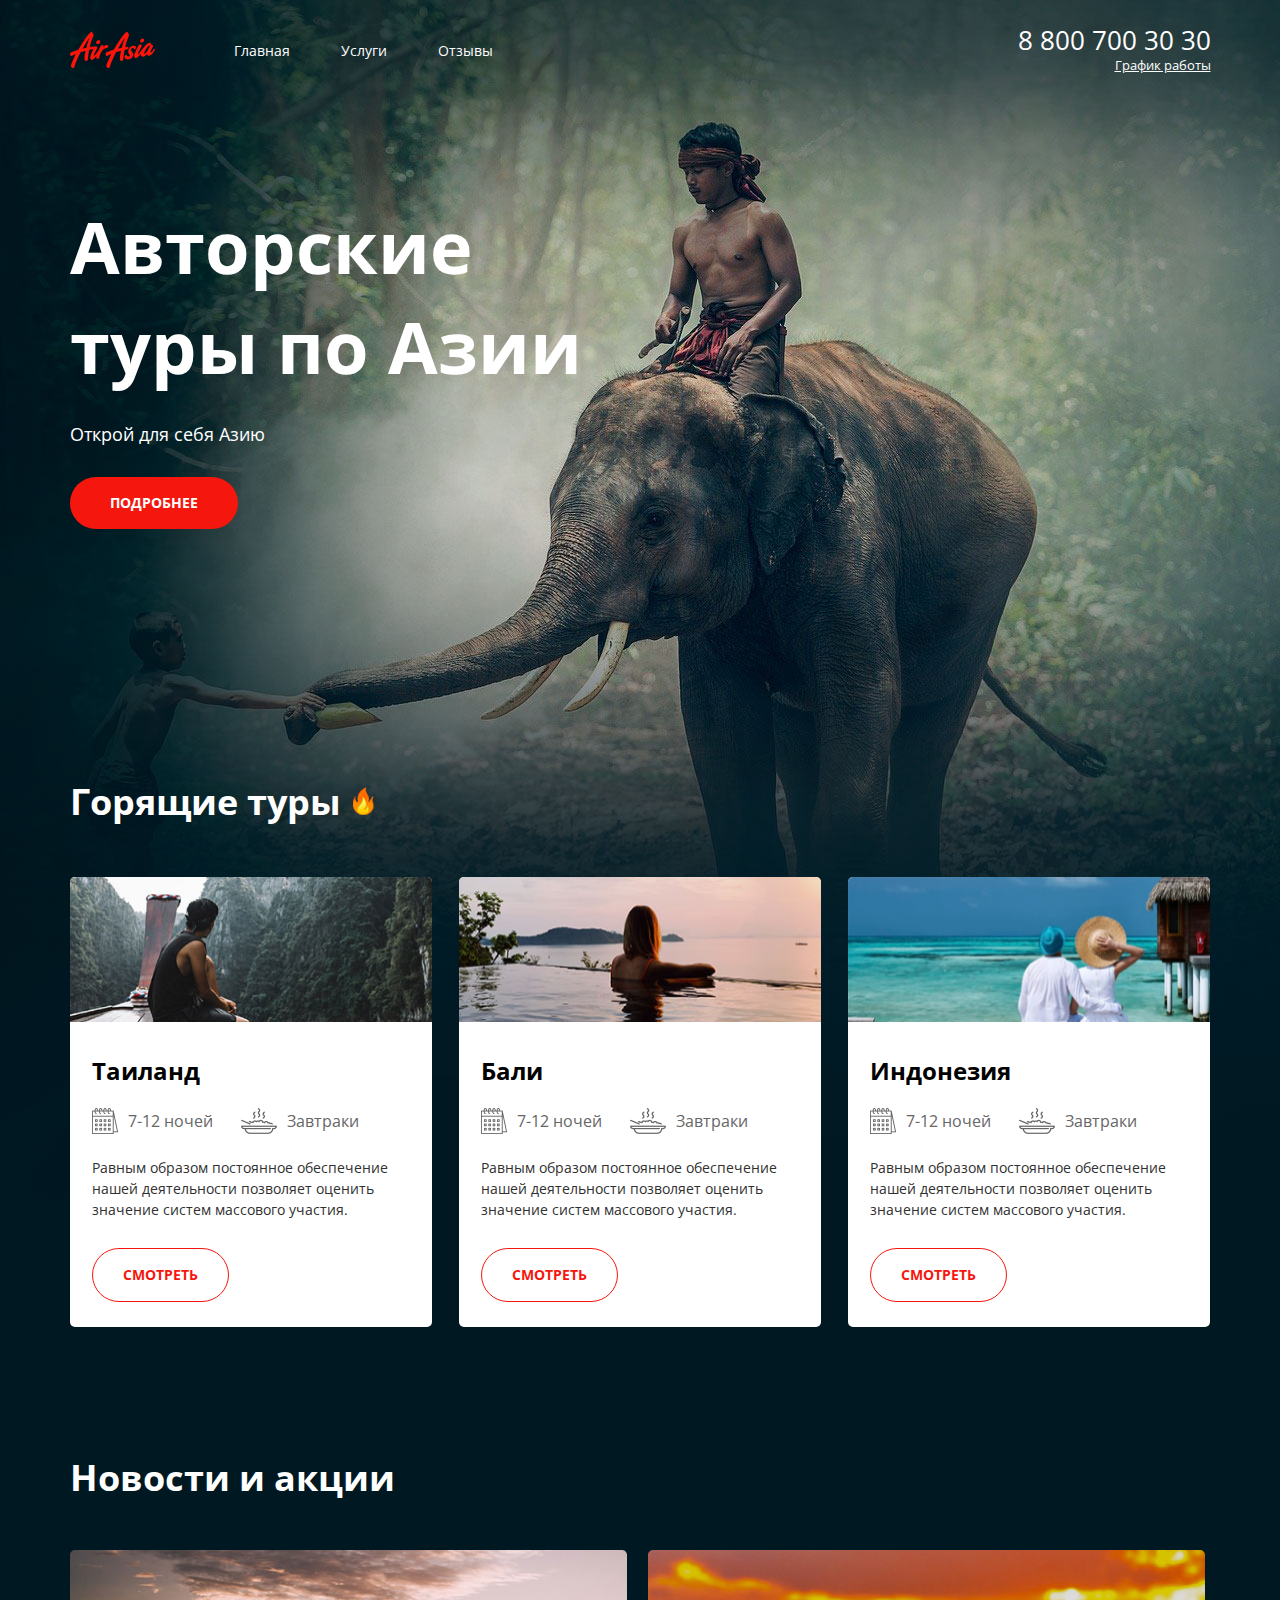
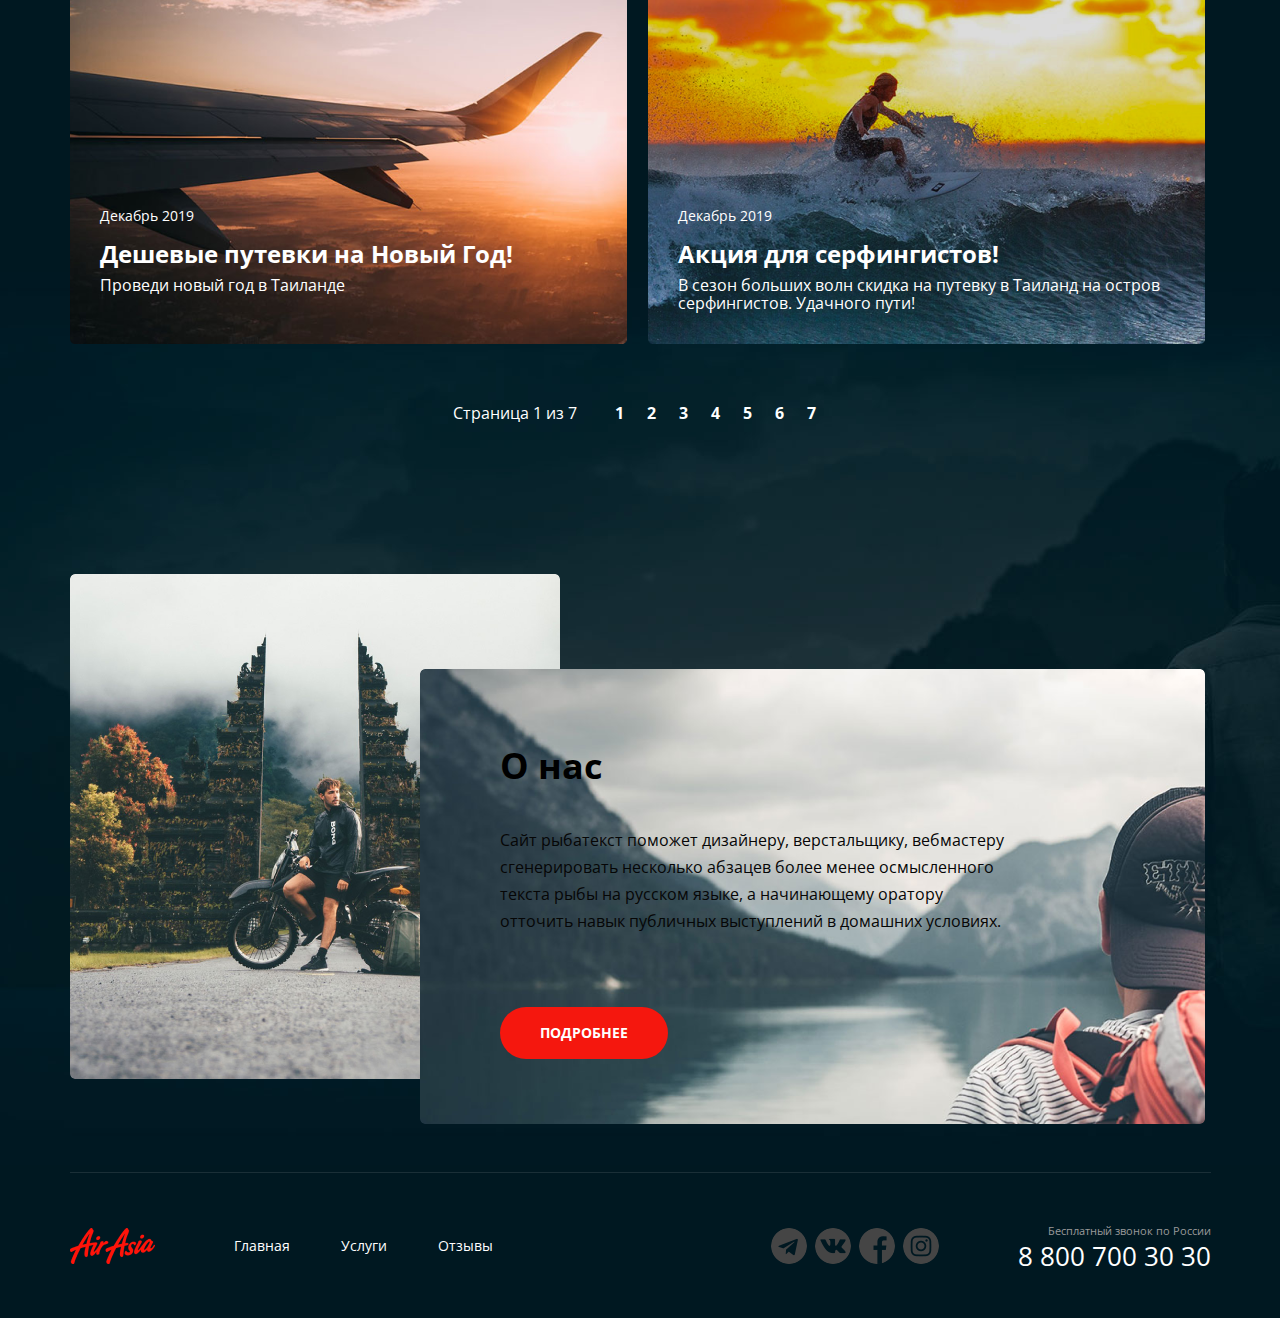
<file: index.html>
<!DOCTYPE html>
<html lang="ru">
  <head>
    <meta charset="UTF-8" />
    <meta http-equiv="X-UA-Compatible" content="IE=edge" />
    <meta name="viewport" content="width=1150, initial-scale=1.0" />
    <title>Air Asia</title>
    <link rel="preconnect" href="https://fonts.googleapis.com" />
    <link
      href="https://fonts.googleapis.com/css2?family=Open+Sans:ital,wght@0,300;0,400;0,600;0,700;1,300;1,400;1,600;1,700&display=swap"
      rel="stylesheet"
    />
    <link rel="stylesheet" href="./style/main.css" />
  </head>
  <body>
    <div class="wrapper">
      <div class="wrapper__content wrapper__content--main">
        <header class="header">
          <div class="container header__container">
            <div class="header__col">
              <a href="#" class="logo">
                <img
                  src="./jpg/logo.png"
                  alt="logo company"
                  class="logo__pic"
                />
              </a>
              <nav class="menu">
                <ul class="menu__list">
                  <li class="menu__item">
                    <a href="./index.html" class="menu__link">Главная</a>
                  </li>
                  <li class="menu__item">
                    <a href="./service.html" class="menu__link">Услуги</a>
                  </li>
                  <li class="menu__item">
                    <a href="./reviews.html" class="menu__link">Отзывы</a>
                  </li>
                </ul>
              </nav>
            </div>
            <div class="header__col header__col--align--right">
              <address class="contacts">
                <a href="tel:+78007003030" class="contacts__phone"
                  >8 800 700 30 30</a
                >
                <div class="contacts__info_wrap dropdown">
                  <div class="contacts__info">График работы</div>
                  <div class="contacts__menu">
                    <div class="dropdown__days">пн-вс: 9:00 - 20:00</div>
                    <div class="dropdown__time">Обед: 14:00 - 14:30</div>
                  </div>
                </div>
              </address>
            </div>
          </div>
        </header>
        <main class="maincontent">
          <section class="intro">
            <div class="container intro__container">
              <div class="intro__text-section">
                <h1 class="intro__title">Авторские туры по Азии</h1>
                <div class="intro__text">Открой для себя Азию</div>
                <a href="#" class="button button--red">ПОДРОБНЕЕ</a>
              </div>
            </div>
          </section>
          <section class="offers">
            <div class="container">
              <div class="offers__tour">
                <h2 class="title title--fire">Горящие туры</h2>
                <ul class="offers__list">
                  <li class="offers__item">
                    <img
                      src="./jpg/river.png"
                      alt="Tailand"
                      class="offers__img"
                    />
                    <div class="offers__content">
                      <h3 class="offers__title">Таиланд</h3>
                      <ul class="offers__features">
                        <li class="offers__future">
                          <img
                            src="./jpg/calendar.png"
                            alt="calendar"
                            class="offers__future-img"
                          />
                          <div class="offers__future-text">7-12 ночей</div>
                        </li>
                        <li class="offers__future">
                          <img
                            src="./jpg/eat.png"
                            alt="breakfast"
                            class="offers__future-img"
                          />
                          <div class="offers__future-text">Завтраки</div>
                        </li>
                      </ul>
                      <p class="offers__text">
                        Равным образом постоянное обеспечение нашей деятельности
                        позволяет оценить значение систем массового участия.
                      </p>
                      <div class="offer__btn-wrapper">
                        <a href="#" class="button button--light button--offers"
                          >СМОТРЕТЬ</a
                        >
                      </div>
                    </div>
                  </li>
                  <li class="offers__item">
                    <img src="./jpg/pool.png" alt="Bali" class="offers__img" />
                    <div class="offers__content">
                      <h3 class="offers__title">Бали</h3>
                      <ul class="offers__features">
                        <li class="offers__future">
                          <img
                            src="./jpg/calendar.png"
                            alt="calendar"
                            class="offers__future-img"
                          />
                          <div class="offers__future-text">7-12 ночей</div>
                        </li>
                        <li class="offers__future">
                          <img
                            src="./jpg/eat.png"
                            alt="breakfast"
                            class="offers__future-img"
                          />
                          <div class="offers__future-text">Завтраки</div>
                        </li>
                      </ul>
                      <p class="offers__text">
                        Равным образом постоянное обеспечение нашей деятельности
                        позволяет оценить значение систем массового участия.
                      </p>
                      <div class="offer__btn-wrapper">
                        <a href="#" class="button button--light button--offers"
                          >СМОТРЕТЬ</a
                        >
                      </div>
                    </div>
                  </li>
                  <li class="offers__item">
                    <img
                      src="./jpg/ocean.png"
                      alt="indonesia"
                      class="offers__img"
                    />
                    <div class="offers__content">
                      <h3 class="offers__title">Индонезия</h3>
                      <ul class="offers__features">
                        <li class="offers__future">
                          <img
                            src="./jpg/calendar.png"
                            alt="calendar"
                            class="offers__future-img"
                          />
                          <div class="offers__future-text">7-12 ночей</div>
                        </li>
                        <li class="offers__future">
                          <img
                            src="./jpg/eat.png"
                            alt="breakfast"
                            class="offers__future-img"
                          />
                          <div class="offers__future-text">Завтраки</div>
                        </li>
                      </ul>
                      <p class="offers__text">
                        Равным образом постоянное обеспечение нашей деятельности
                        позволяет оценить значение систем массового участия.
                      </p>
                      <div class="offer__btn-wrapper">
                        <a href="#" class="button button--light button--offers"
                          >СМОТРЕТЬ</a
                        >
                      </div>
                    </div>
                  </li>
                </ul>
              </div>
            </div>
          </section>
          <section class="news">
            <div class="container">
              <h2 class="title title--news">Новости и акции</h2>
              <ul class="news__list">
                <li class="news__item">
                  <img
                    src="./jpg/plain.png"
                    alt="tour New Year"
                    class="news__img"
                  />
                  <div class="news__content">
                    <date class="news__date">Декабрь 2019</date>
                    <h5 class="news__title">Дешевые путевки на Новый Год!</h5>
                    <div class="news__lit">Проведи новый год в Таиланде</div>
                  </div>
                </li>
                <li class="news__item">
                  <img
                    src="./jpg/Surfer.png"
                    alt="serf action"
                    class="news__img"
                  />
                  <div class="news__content">
                    <date class="news__date">Декабрь 2019</date>
                    <h5 class="news__title">Акция для серфингистов!</h5>
                    <div class="news__lit">
                      В сезон больших волн скидка на путевку в Таиланд на остров
                      серфингистов. Удачного пути!
                    </div>
                  </div>
                </li>
              </ul>
              <div class="paginator">
                <div class="paginator__display">Страница 1 из 7</div>
                <ul class="paginator__list">
                  <li class="paginator__item paginator__item--active">
                    <a href="" class="paginator__link">
                      <span class="paginator__style">1</span>
                    </a>
                  </li>
                  <li class="paginator__item">
                    <a href="" class="paginator__link">
                      <span class="paginator__style">2</span>
                    </a>
                  </li>
                  <li class="paginator__item">
                    <a href="" class="paginator__link"
                      ><span class="paginator__style">3</span>
                    </a>
                  </li>
                  <li class="paginator__item">
                    <a href="" class="paginator__link"
                      ><span class="paginator__style">4</span>
                    </a>
                  </li>
                  <li class="paginator__item">
                    <a href="" class="paginator__link"
                      ><span class="paginator__style">5</span>
                    </a>
                  </li>
                  <li class="paginator__item">
                    <a href="" class="paginator__link"
                      ><span class="paginator__style">6</span>
                    </a>
                  </li>
                  <li class="paginator__item">
                    <a href="" class="paginator__link"
                      ><span class="paginator__style">7</span>
                    </a>
                  </li>
                </ul>
              </div>
            </div>
          </section>
          <section class="about">
            <div class="container">
              <div class="about__content">
                <div class="about__item">
                  <h2 class="title title--dark">О нас</h2>
                  <p class="about__text">
                    Сайт рыбатекст поможет дизайнеру, верстальщику, вебмастеру
                    сгенерировать несколько абзацев более менее осмысленного
                    текста рыбы на русском языке, а начинающему оратору отточить
                    навык публичных выступлений в домашних условиях.
                  </p>
                  <a href="#" class="button button--red">подробнее</a>
                </div>
              </div>
            </div>
          </section>
        </main>
      </div>
      <footer class="footer">
        <div class="container footer__container">
          <div class="footer__col">
            <a href="./index.html" class="logo">
              <img src="./jpg/logo.png" alt="logo company" class="logo__pic" />
            </a>
            <nav class="menu">
              <ul class="menu__list">
                <li class="menu__item">
                  <a href="#" class="menu__link">Главная</a>
                </li>
                <li class="menu__item">
                  <a href="./service.html" class="menu__link">Услуги</a>
                </li>
                <li class="menu__item">
                  <a href="./reviews.html" class="menu__link">Отзывы</a>
                </li>
              </ul>
            </nav>
          </div>
          <div class="footer__col footer__col--align--right">
            <ul class="social__list">
              <li class="social__item">
                <a href="" class="social__link social__link--tel"></a>
              </li>
              <li class="social__item">
                <a href="" class="social__link social__link--vk"></a>
              </li>
              <li class="social__item">
                <a href="" class="social__link social__link--fb"></a>
              </li>
              <li class="social__item">
                <a href="" class="social__link social__link--ins"></a>
              </li>
            </ul>
          </div>
          <address class="contacts">
            <div class="contacts__desc">Бесплатный звонок по России</div>
            <a href="tel:+78007003030" class="contacts__phone"
              >8 800 700 30 30</a
            >
          </address>
        </div>
      </footer>
    </div>
  </body>
</html>
</file>
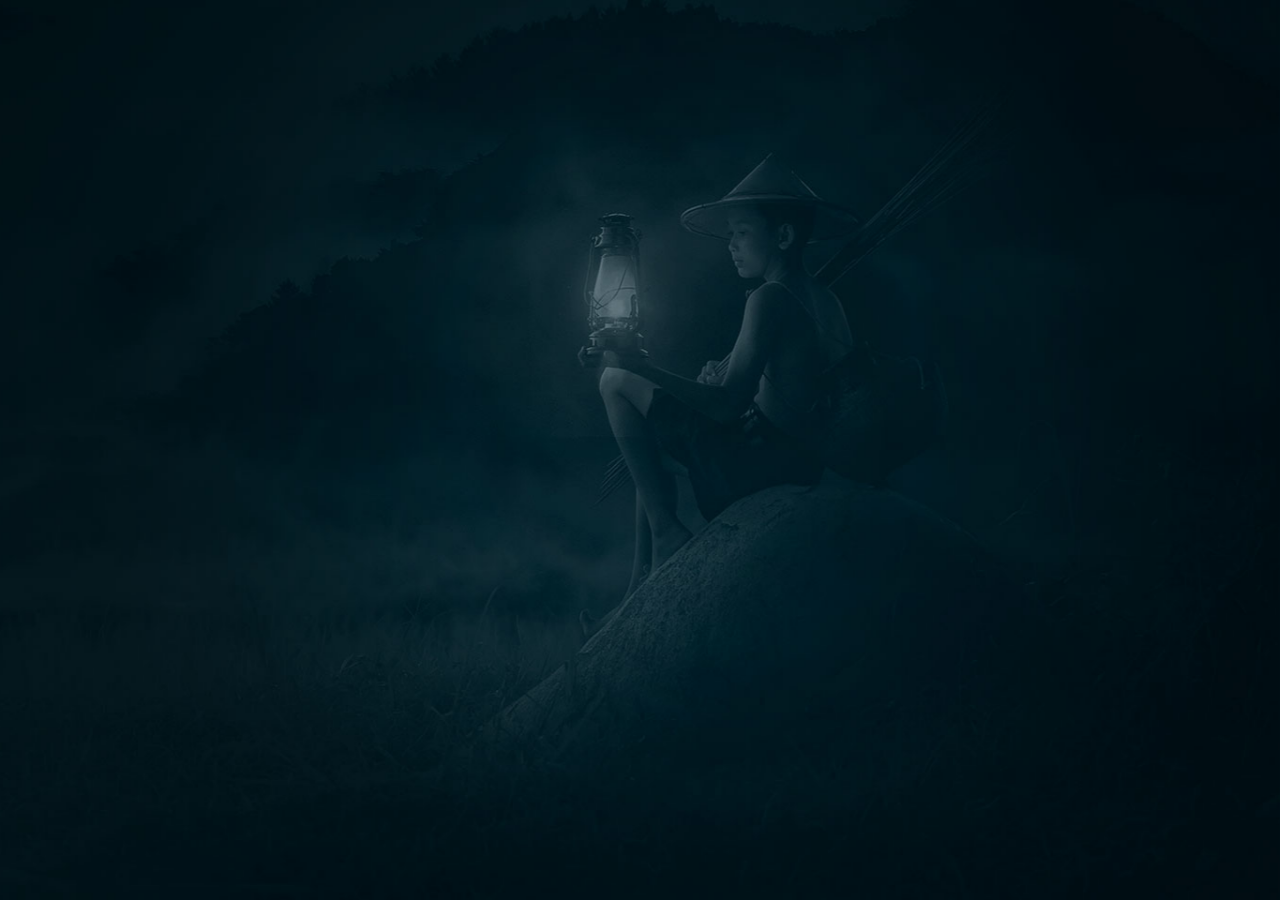
<file: hello.html>
<!DOCTYPE html>
<html lang="ru">
  <head>
    <meta charset="UTF-8" />
    <meta http-equiv="X-UA-Compatible" content="IE=edge" />
    <meta name="viewport" content="width=1150, initial-scale=1.0" />
    <title>Welcome</title>
    <link rel="preconnect" href="https://fonts.googleapis.com" />
    <link
      href="https://fonts.googleapis.com/css2?family=Open+Sans:ital,wght@0,300;0,400;0,600;0,700;1,300;1,400;1,600;1,700&display=swap"
      rel="stylesheet"
    />
    <link rel="stylesheet" href="./style/main.css" />
  </head>
  <body>
    <div class="hello">
      <div class="hello__container">
        <div class="central">
          <img src="./jpg/biglogo.png" alt="logo" class="central__logo" />
          <div class="central__text">Открой для себя Азию</div>
          <a href="./index.html" class="button central__button">войти</a>
        </div>
      </div>
    </div>
  </body>
</html>
</file>
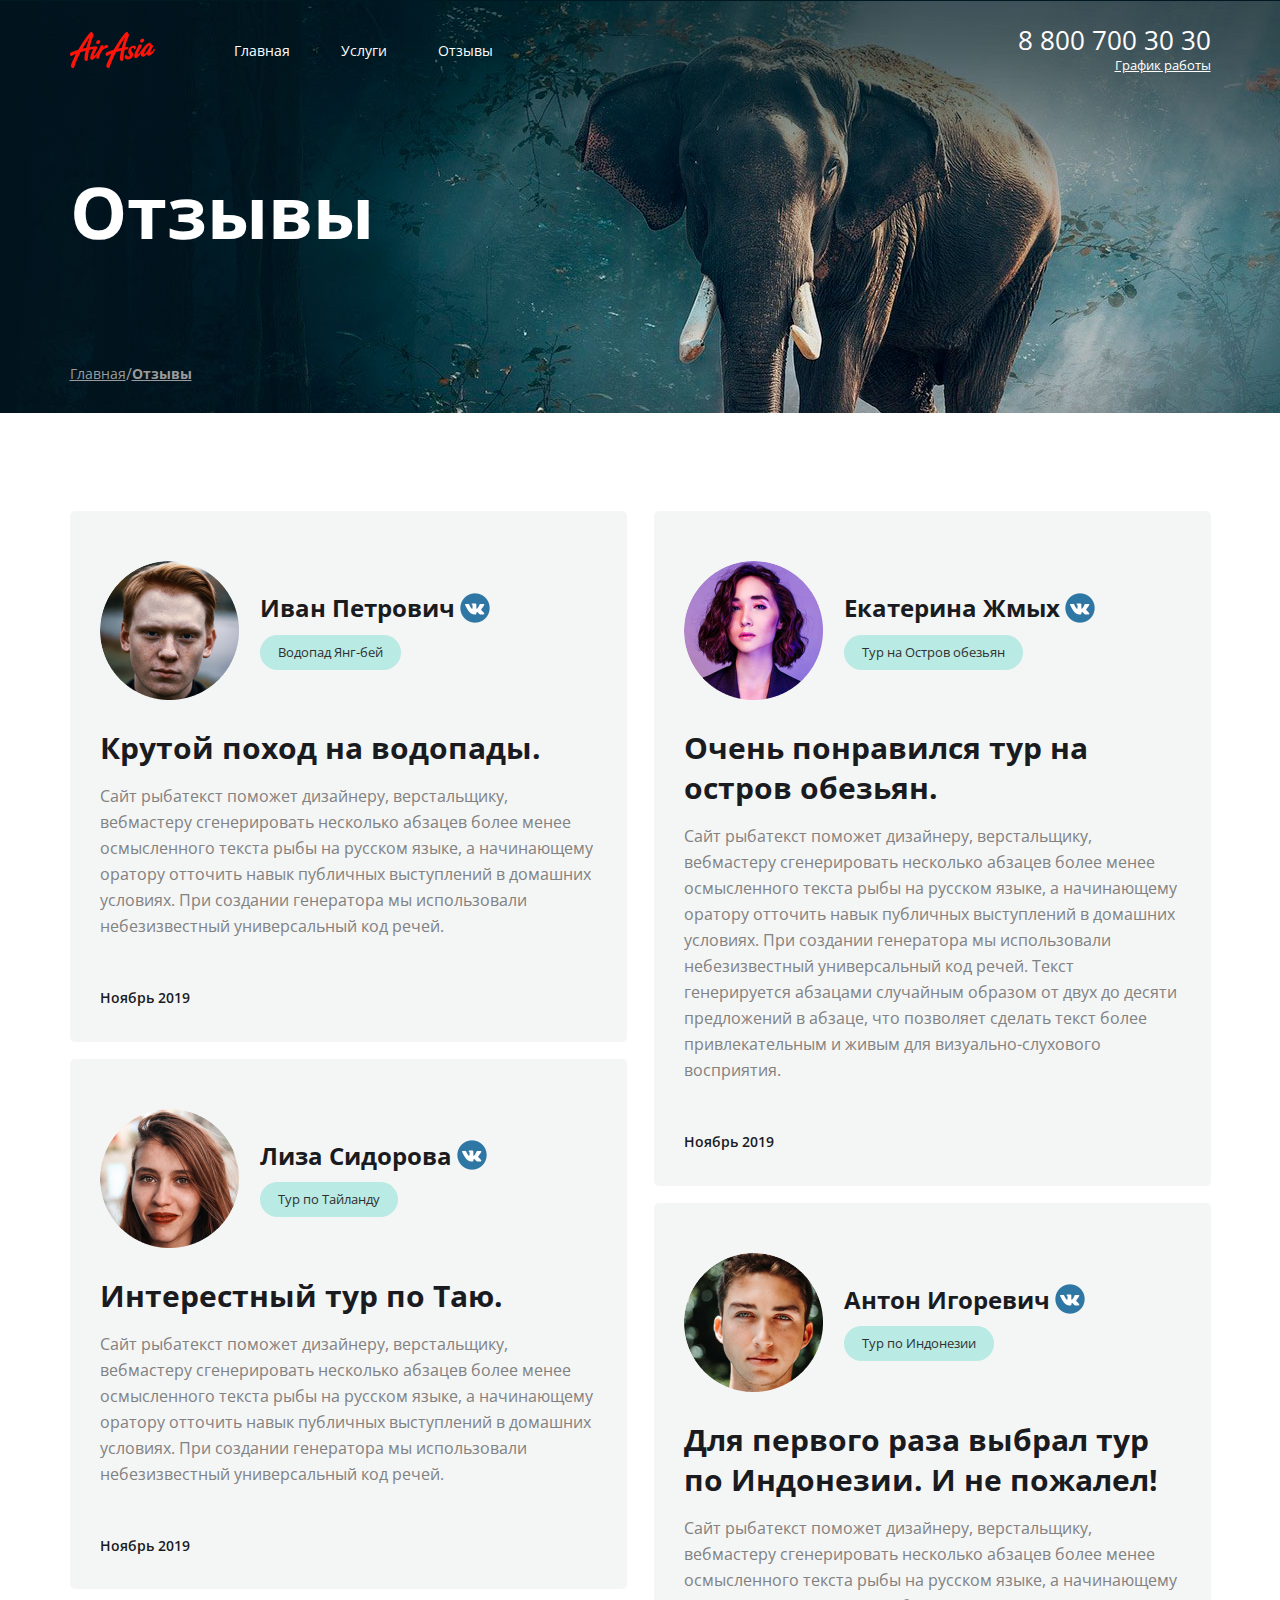
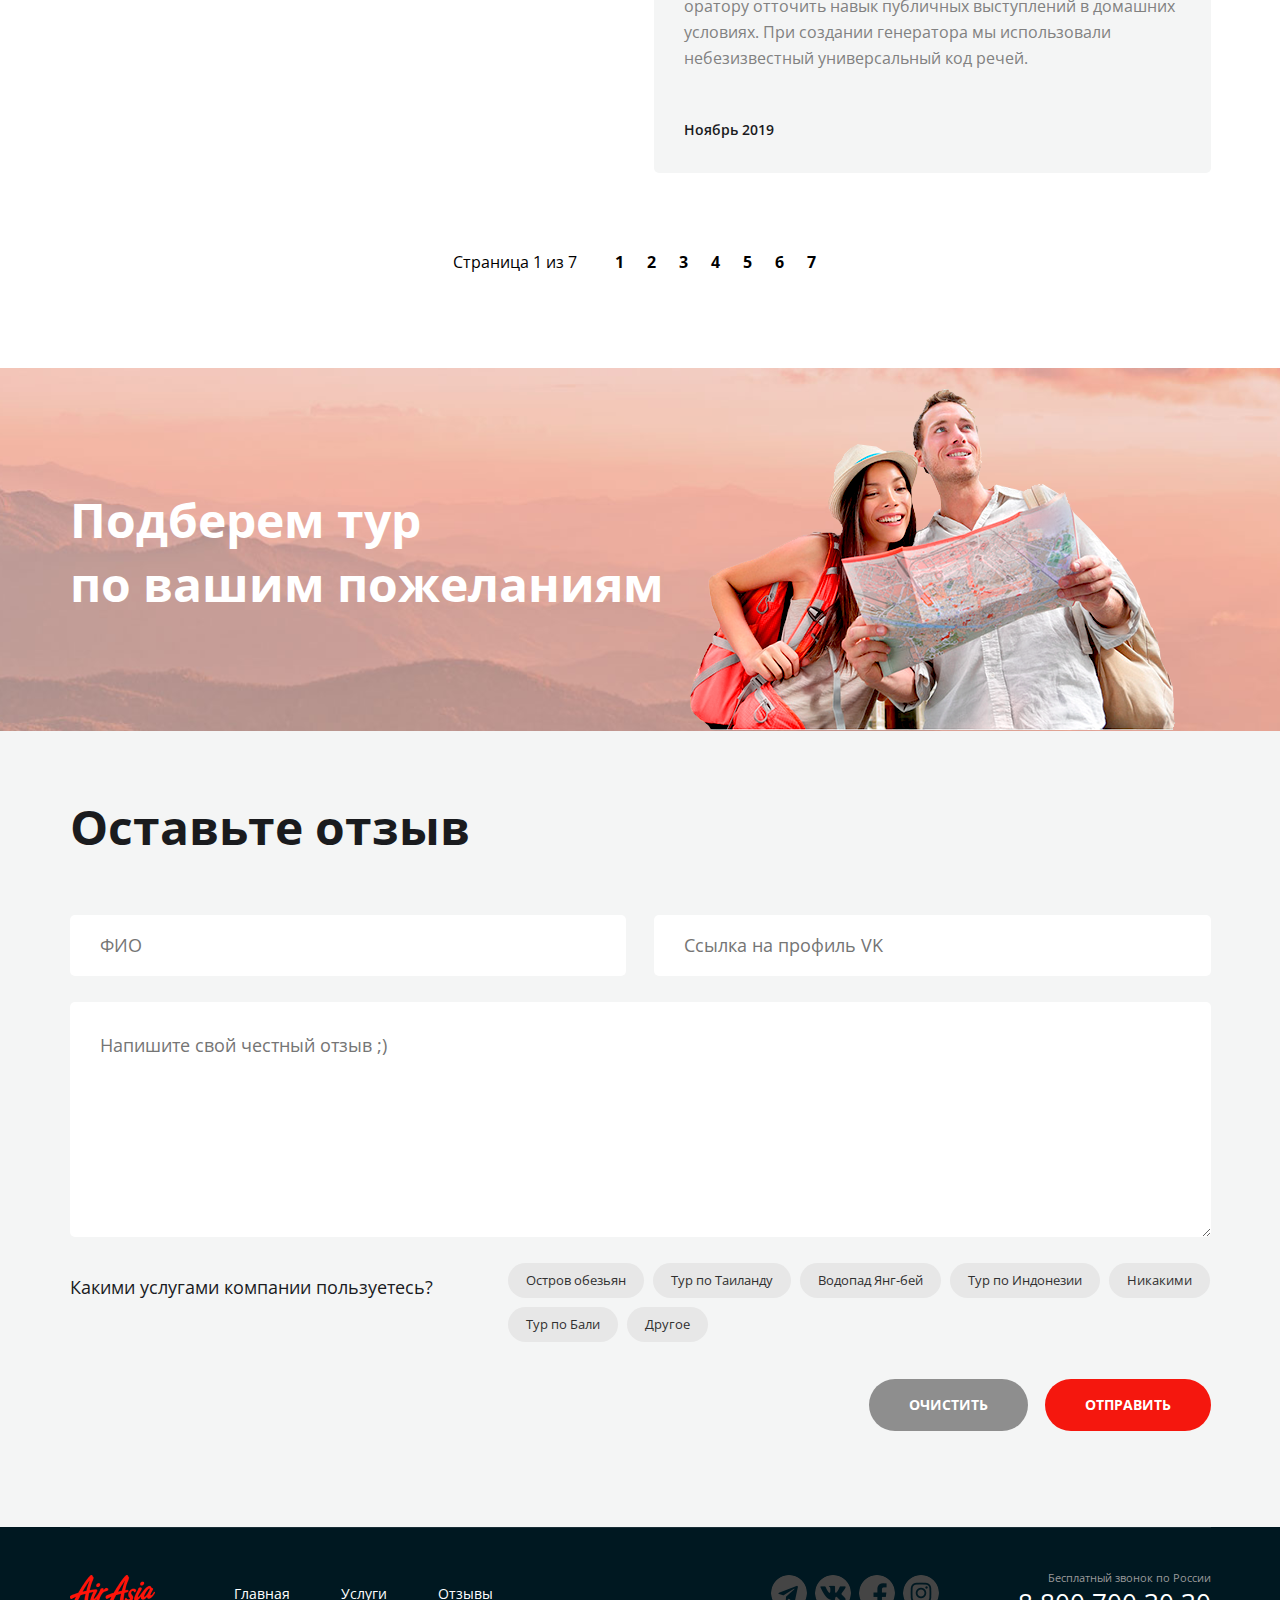
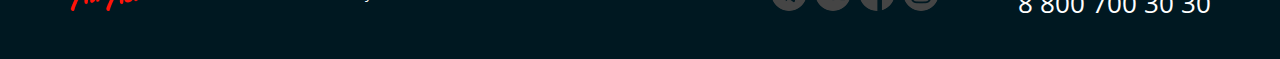
<file: reviews.html>
<!DOCTYPE html>
<html lang="ru">
  <head>
    <meta charset="UTF-8" />
    <meta http-equiv="X-UA-Compatible" content="IE=edge" />
    <meta name="viewport" content="width=device-width, initial-scale=1.0" />
    <title>Reviews</title>
    <link rel="preconnect" href="https://fonts.googleapis.com">
    <link href="https://fonts.googleapis.com/css2?family=Open+Sans:ital,wght@0,300;0,400;0,600;0,700;1,300;1,400;1,600;1,700&display=swap" rel="stylesheet">
    <link rel="stylesheet" href="./style/main.css">
  </head>
<body>
  <div class="wrapper">
      <section class="service__top">
    <header class="header">
      <div class="container header__container">
        <div class="header__col">
        <a href="./index.html" class="logo">
          <img src="./jpg/logo.png" alt="logo company" class="logo__pic" />
        </a>
        <nav class="menu">
          <ul class="menu__list">
            <li class="menu__item">
              <a href="./index.html" class="menu__link">Главная</a>
            </li>
            <li class="menu__item">
              <a href="./service.html" class="menu__link">Услуги</a>
            </li>
            <li class="menu__item">
              <a href="#" class="menu__link">Отзывы</a>
            </li>
          </ul>
        </nav>
      </div>
      <div class="header__col header__col--align--right">
        <address class="contacts">
          <a href="tel:+78007003030" class="contacts__phone"
            >8 800 700 30 30</a>
          <div class="contacts__info_wrap dropdown">
            <div class="contacts__info">График работы</div>
            <div class="contacts__menu">
              <div class="dropdown__days">пн-вс: 9:00 - 20:00</div>
              <div class="dropdown__time">Обед: 14:00 - 14:30</div>
            </div>
          </div>
        </address>
      </div>
      </div>
        <div class="container">
          <h1 class="page-title">Отзывы</h1>
          <nav class="breadcrumps">
            <ul class="breadcrumps__list">
              <li class="breadcrumps__item">
                <a href="./index.html" class="breadcrumps__link">Главная</a>
              </li>
              <li class="breadcrumps__item ">
                <a href="#" class="breadcrumps__link breadcrumps__link--active">Отзывы</a>
              </li>
            </ul>
          </nav>
        </div>
      </header>
     </section>
     <main class="review-content">
        <div class="container">
          <ul class="reviews">
            <li class="reviews__item review">
              <div class="review__header">
                <div class="review__photo">
                  <div class="avatar">
                    <img src="./jpg/avatar1.png" alt="avatar" class="avatar__img">
                  </div>
                </div>
                <div class="review__userdata">
                  <a href="#" class="review__user review__user--active">Иван Петрович</a>
                  <ul class="review__tags">
                    <li class="review__tag-item tag tag--bg--green">Водопад Янг-бей</li>
                  </ul>
                </div>
              </div>
            <div class="review__content">
              <h3 class="review__title">Крутой поход на водопады.</h3>
              <div class="review__content-text">
                <p>
                  Сайт рыбатекст поможет дизайнеру, верстальщику, вебмастеру сгенерировать несколько абзацев более менее осмысленного текста рыбы на русском языке, а начинающему оратору отточить навык публичных выступлений в домашних условиях. При создании генератора мы использовали небезизвестный универсальный код речей. 
                </p>
              </div>
              <time class="review__data">Ноябрь 2019</time>
            </div>
            </li>
            <li class="reviews__item review">
              <div class="review__header">
                <div class="review__photo">
                  <div class="avatar">
                    <img src="./jpg/avatar3.png" alt="avatar" class="avatar__img">
                  </div>
                </div>
                <div class="review__userdata">
                  <a href="#" class="review__user">Лиза Сидорова</a>
                  <ul class="review__tags">
                    <li class="review__tag-item tag tag--bg--green">Тур по Тайланду</li>
                  </ul>
                </div>
              </div>
            <div class="review__content">
              <h3 class="review__title">Интерестный тур по Таю.</h3>
              <div class="review__content-text">
                <p>
                  Сайт рыбатекст поможет дизайнеру, верстальщику, вебмастеру сгенерировать несколько абзацев более менее осмысленного текста рыбы на русском языке, а начинающему оратору отточить навык публичных выступлений в домашних условиях. При создании генератора мы использовали небезизвестный универсальный код речей. 
                </p>
              </div>
              <time class="review__data">Ноябрь 2019</time>
            </div>
            </li>
            <li class="reviews__item review">
              <div class="review__header">
                <div class="review__photo">
                  <div class="avatar">
                    <img src="./jpg/avatar2.png" alt="avatar" class="avatar__img">
                  </div>
                </div>
                <div class="review__userdata">
                  <a href="#" class="review__user">Екатерина Жмых</a>
                  <ul class="review__tags">
                    <li class="review__tag-item tag tag--bg--green">Тур на Остров обезьян</li>
                  </ul>
                </div>
              </div>
            <div class="review__content">
              <h3 class="review__title">Очень понравился тур на остров обезьян.</h3>
              <div class="review__content-text">
                <p>
                  Сайт рыбатекст поможет дизайнеру, верстальщику, вебмастеру сгенерировать несколько абзацев более менее осмысленного текста рыбы на русском языке, а начинающему оратору отточить навык публичных выступлений в домашних условиях. При создании генератора мы использовали небезизвестный универсальный код речей. Текст генерируется абзацами случайным образом от двух до десяти предложений в абзаце, что позволяет сделать текст более привлекательным и живым для визуально-слухового восприятия.
                </p>
              </div>
              <time class="review__data">Ноябрь 2019</time>
            </div>
            </li>
            <li class="reviews__item review">
              <div class="review__header">
                <div class="review__photo">
                  <div class="avatar">
                    <img src="./jpg/avatar4.png" alt="avatar" class="avatar__img">
                  </div>
                </div>
                <div class="review__userdata">
                  <a href="#" class="review__user">Антон Игоревич</a>
                  <ul class="review__tags">
                    <li class="review__tag-item tag tag--bg--green">Тур по Индонезии</li>
                  </ul>
                </div>
              </div>
            <div class="review__content">
              <h3 class="review__title">Для первого раза выбрал тур по Индонезии. И не пожалел!</h3>
              <div class="review__content-text">
                <p>
                  Сайт рыбатекст поможет дизайнеру, верстальщику, вебмастеру сгенерировать несколько абзацев более менее осмысленного текста рыбы на русском языке, а начинающему оратору отточить навык публичных выступлений в домашних условиях. При создании генератора мы использовали небезизвестный универсальный код речей.
                </p>
              </div>
              <time class="review__data">Ноябрь 2019</time>
            </div>
            </li>
          </ul>
         <div class="paginator pager--theme--dark">
          <div class="paginator__display">Страница 1 из 7</div>
          <ul class="paginator__list">
            <li class="paginator__item">
              <a href="" class="paginator__link"> <span class="paginator__style">1</span> </a>
            </li>
            <li class="paginator__item">
              <a href="" class="paginator__link"> <span class="paginator__style">2</span> </a>
            </li>
            <li class="paginator__item paginator__item--active">
              <a href="" class="paginator__link"><span class="paginator__style">3</span> </a>
            </li>
            <li class="paginator__item">
              <a href="" class="paginator__link"><span class="paginator__style">4</span> </a>
            </li>
            <li class="paginator__item">
              <a href="" class="paginator__link"><span class="paginator__style">5</span> </a>
            </li>
            <li class="paginator__item">
              <a href="" class="paginator__link"><span class="paginator__style">6</span> </a>
            </li>
            <li class="paginator__item">
              <a href="" class="paginator__link"><span class="paginator__style">7</span> </a>
            </li>
          </ul>
        </div>
        </main>
        <section class="separator">
          <div class="container">
            <div class="separator__content">
              <h2 class="separator__title">
                Подберем тур
                по вашим пожеланиям
              </h2>
            </div> 
          </div>
        </section>
          <section class="form__reviews">
            <div class="container">
          <h2 class="form__title">Оставьте отзыв</h2>
          <form class="form">
            <div class="form__row">
              <input type="text" placeholder="ФИО" class="form__input">
              <input type="text" placeholder="Ссылка на профиль VK" class="form__input">
            </div>
            <div class="form__row">
             <textarea placeholder="Напишите свой честный отзыв ;)" class="form__input form__input--textarea"></textarea>
            </div>
            <div class="form__controls">
              <div class="form__controls-title">Какими услугами компании пользуетесь?</div>
            <ul class="controls">
              <li class="controls__item">
                <label class="controls__elem">
                  <input type="checkbox" class="controls__checkbox">
                  <div class="tag controls__tag">Остров обезьян</div>
                </label>
              </li>
              <li class="controls__item">
                <label class="controls__elem">
                  <input type="checkbox" class="controls__checkbox">
                  <div class="tag controls__tag">Тур по Таиланду</div>
                </label>
              </li>
              <li class="controls__item">
                <label class="controls__elem">
                  <input type="checkbox" class="controls__checkbox">
                  <div class="tag controls__tag">Водопад Янг-бей</div>
                </label>
              </li>
              <li class="controls__item">
                <label class="controls__elem">
                  <input type="checkbox" class="controls__checkbox">
                  <div class="tag controls__tag">Тур по Индонезии</div>
                </label>
              </li>
              <li class="controls__item">
                <label class="controls__elem">
                  <input type="checkbox" class="controls__checkbox">
                  <div class="tag controls__tag">Никакими</div>
                </label>
              </li>
              <li class="controls__item">
                <label class="controls__elem">
                  <input type="checkbox" class="controls__checkbox">
                  <div class="tag controls__tag">Тур по Бали</div>
                </label>
              </li>
              <li class="controls__item">
                <label class="controls__elem">
                  <input type="checkbox" class="controls__checkbox">
                  <div class="tag controls__tag">Другое</div>
                </label>
              </li>
            </ul>
            </div>
            <div class="form__buttons">
              <button type="reset" class="button form__button button--color--gray button--red">очистить</button>
              <button type="submit" class="button form__button button--red ">отправить</button>
            </div>
          </form>
        </div>
        </section>
        <footer class="footer footer__service">
        <div class="container footer__container">
          <div class="footer__col">
            <a href="./index.html" class="logo">
              <img src="./jpg/logo.png" alt="logo company" class="logo__pic" />
            </a>
            <nav class="menu">
              <ul class="menu__list">
                <li class="menu__item">
                  <a href="./index.html" class="menu__link">Главная</a>
                </li>
                <li class="menu__item">
                  <a href="./service.html" class="menu__link">Услуги</a>
                </li>
                <li class="menu__item">
                  <a href="./reviews.html" class="menu__link">Отзывы</a>
                </li>
              </ul>
            </nav>
          </div>
          <div class="footer__col footer__col--align--right">
            <ul class="social__list">
              <li class="social__item ">
                <a href="" class="social__link social__link--tel"></a>
              </li>
              <li class="social__item">
                <a href="" class="social__link social__link--vk"></a>
              </li>
              <li class="social__item">
                <a href="" class="social__link social__link--fb"></a>
              </li>
              <li class="social__item">
                <a href="" class="social__link social__link--ins"></a>
              </li>
            </ul>
          </div>
            <address class="contacts">
              <div class="contacts__desc">Бесплатный звонок по России</div>
              <a href="tel:+78007003030" class="contacts__phone">8 800 700 30 30</a>
            </address>
          </div>
      </footer>
     </div>
</body>
</html>
</file>
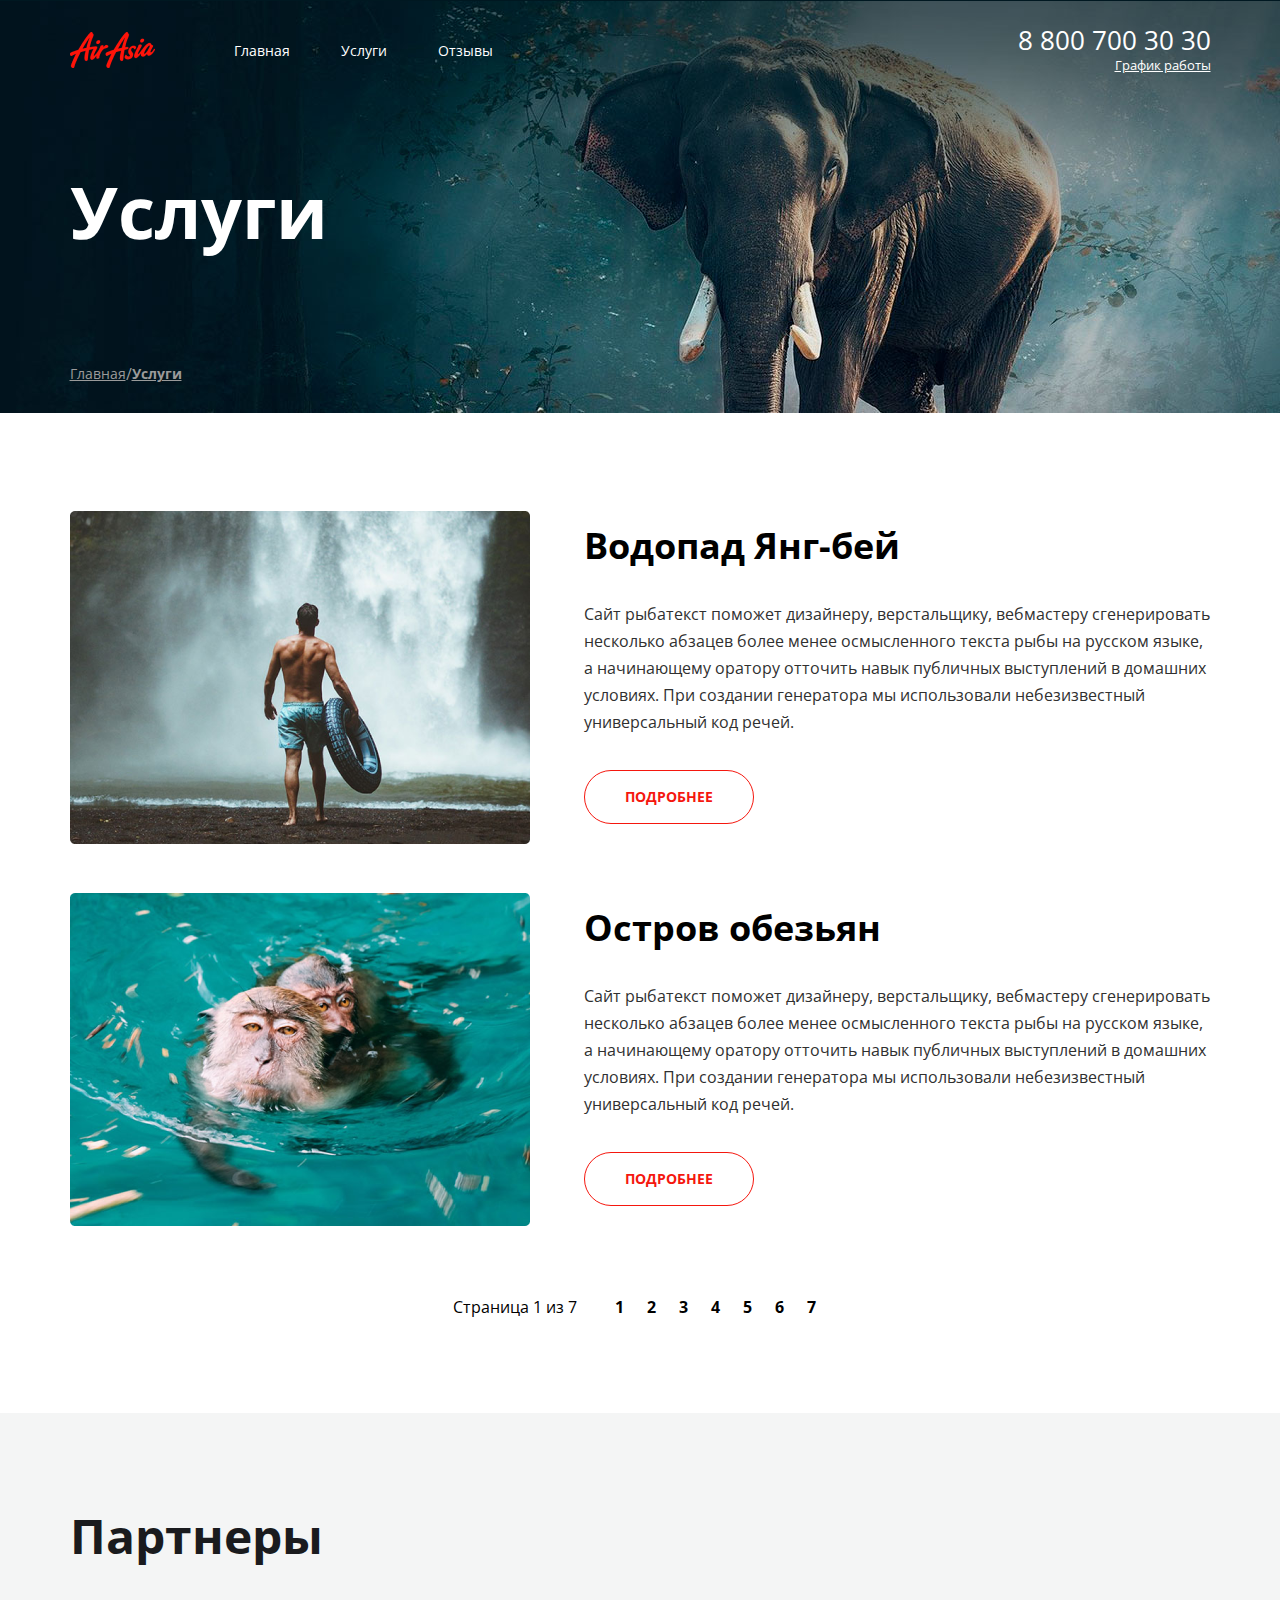
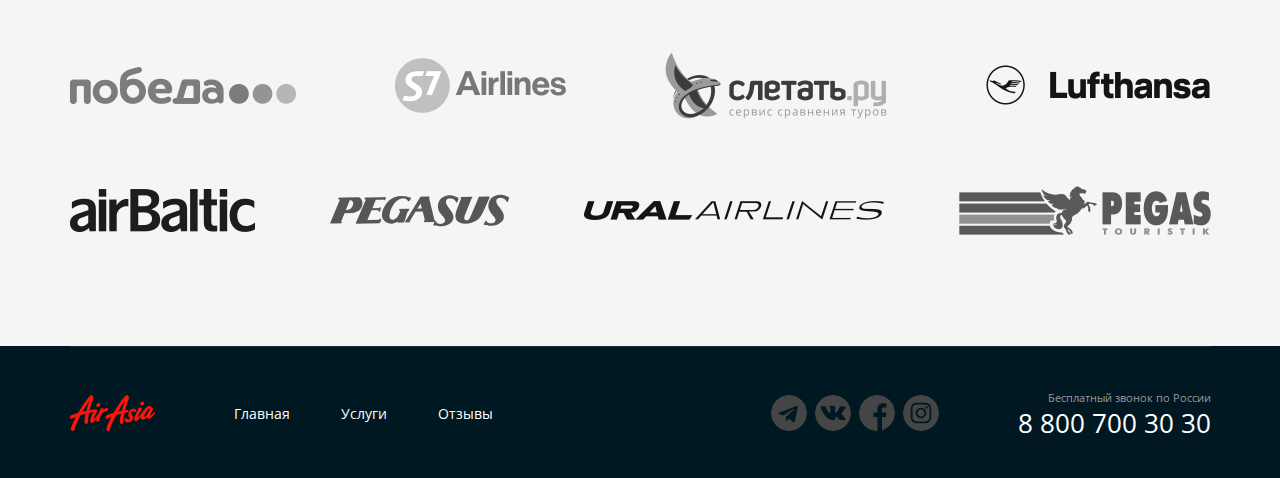
<file: service.html>
<!DOCTYPE html>
<html lang="ru">
  <head>
    <meta charset="UTF-8" />
    <meta http-equiv="X-UA-Compatible" content="IE=edge" />
    <meta name="viewport" content="width=device-width, initial-scale=1.0" />
    <title>Service</title>
    <link rel="preconnect" href="https://fonts.googleapis.com">
    <link href="https://fonts.googleapis.com/css2?family=Open+Sans:ital,wght@0,300;0,400;0,600;0,700;1,300;1,400;1,600;1,700&display=swap" rel="stylesheet">
    <link rel="stylesheet" href="./style/main.css">
  </head>
<body>
  <div class="wrapper">
      <section class="service__top">
    <header class="header">
      <div class="container header__container">
        <div class="header__col">
        <a href="./index.html" class="logo">
          <img src="./jpg/logo.png" alt="logo company" class="logo__pic" />
        </a>
        <nav class="menu">
          <ul class="menu__list">
            <li class="menu__item">
              <a href="./index.html" class="menu__link">Главная</a>
            </li>
            <li class="menu__item">
              <a href="#" class="menu__link">Услуги</a>
            </li>
            <li class="menu__item">
              <a href="./reviews.html" class="menu__link">Отзывы</a>
            </li>
          </ul>
        </nav>
      </div>
      <div class="header__col header__col--align--right">
        <address class="contacts">
          <a href="tel:+78007003030" class="contacts__phone"
            >8 800 700 30 30</a>
          <div class="contacts__info_wrap dropdown">
            <div class="contacts__info">График работы</div>
            <div class="contacts__menu">
              <div class="dropdown__days">пн-вс: 9:00 - 20:00</div>
              <div class="dropdown__time">Обед: 14:00 - 14:30</div>
            </div>
          </div>
        </address>
      </div>
      </div>
        <div class="container">
          <h1 class="page-title">Услуги</h1>
          <nav class="breadcrumps">
            <ul class="breadcrumps__list">
              <li class="breadcrumps__item">
                <a href="./index.html" class="breadcrumps__link">Главная</a>
              </li>
              <li class="breadcrumps__item ">
                <a href="#" class="breadcrumps__link breadcrumps__link--active">Услуги</a>
              </li>
            </ul>
          </nav>
        </div>
      </header>
     </section>
     <main class="page-content">
        <div class="container">
         <ul class="service__list">
             <li class="services service__item">
               <div class="service__img">
                 <img src="./jpg/waterfall.png" alt="waterfall" class="service__img">
                </div>
                 <div class="service__content">
                     <h3 class="service__title">Водопад Янг-бей</h3>
                     <p class="service__text">
                      Сайт рыбатекст поможет дизайнеру, верстальщику, вебмастеру сгенерировать несколько абзацев более менее осмысленного текста рыбы на русском языке, а начинающему оратору отточить навык публичных выступлений в домашних условиях. При создании генератора мы использовали небезизвестный универсальный код речей. 
                     </p>
                     <a href="#" class="button button--light">ПОДРОБНЕЕ</a>
                 </div>
             </li>
             <li class="services service__item">
              <div class="service__img">
              <img src="./jpg/monkeys.png" alt="monkeys" class="service__img">
            </div>
              <div class="service__content">
                  <h3 class="service__title">Остров обезьян</h3>
                  <p class="service__text">
                   Сайт рыбатекст поможет дизайнеру, верстальщику, вебмастеру сгенерировать несколько абзацев более менее осмысленного текста рыбы на русском языке, а начинающему оратору отточить навык публичных выступлений в домашних условиях. При создании генератора мы использовали небезизвестный универсальный код речей. 
                  </p>
                  <a href="#" class="button button--light">ПОДРОБНЕЕ</a>
              </div>
          </li>
         </ul>
         <div class="paginator pager--theme--dark">
          <div class="paginator__display">Страница 1 из 7</div>
          <ul class="paginator__list">
            <li class="paginator__item">
              <a href="" class="paginator__link"> <span class="paginator__style">1</span> </a>
            </li>
            <li class="paginator__item paginator__item--active">
              <a href="" class="paginator__link"> <span class="paginator__style">2</span> </a>
            </li>
            <li class="paginator__item">
              <a href="" class="paginator__link"><span class="paginator__style">3</span> </a>
            </li>
            <li class="paginator__item">
              <a href="" class="paginator__link"><span class="paginator__style">4</span> </a>
            </li>
            <li class="paginator__item">
              <a href="" class="paginator__link"><span class="paginator__style">5</span> </a>
            </li>
            <li class="paginator__item">
              <a href="" class="paginator__link"><span class="paginator__style">6</span> </a>
            </li>
            <li class="paginator__item">
              <a href="" class="paginator__link"><span class="paginator__style">7</span> </a>
            </li>
          </ul>
        </div>
        </main>
          <section class="partners partners--bg--grey">
            <div class="container">
          <h2 class="partners__title">Партнеры</h2>
          <div class="partners__content">
            <ul class="partners__list">
              <li class="partners__item">
                <a href="" class="partners__link"><img src="./jpg/pobeda.png" alt="pobeda" class="partners__logo"></a>
              </li>
              <li class="partners__item">
                <a href="" class="partners__link"><img src="./jpg/s7.png" alt="s7" class="partners__logo"></a>
              </li>
              <li class="partners__item">
                <a href="" class="partners__link"><img src="./jpg/lets-fly.png" alt="fly" class="partners__logo"></a>
              </li>
              <li class="partners__item">
                <a href="" class="partners__link"><img src="./jpg/lufthansa.png" alt="lufthansa" class="partners__logo"></a>
              </li>
              <li class="partners__item">
                <a href="" class="partners__link"><img src="./jpg/airbaltic.png" alt="airBaltic" class="partners__logo"></a>
              </li>
              <li class="partners__item">
                <a href="" class="partners__link"><img src="./jpg/pegasush.png" alt="pegasus" class="partners__logo"></a>
              </li>
              <li class="partners__item">
                <a href="" class="partners__link"><img src="./jpg/ural.png" alt="uralairlines" class="partners__logo"></a>
              </li>
              <li class="partners__item">
                <a href="" class="partners__link"><img src="./jpg/pegas.png" alt="pegas" class="partners__logo"></a>
              </li>
            </ul>
          </div>
        </div>
        </section>
        <footer class="footer footer__service">
        <div class="container footer__container">
          <div class="footer__col">
          

            <a href="./index.html" class="logo">
              <img src="./jpg/logo.png" alt="logo company" class="logo__pic" />
            </a>
            <nav class="menu">
              <ul class="menu__list">
                <li class="menu__item">
                  <a href="./index.html" class="menu__link">Главная</a>
                </li>
                <li class="menu__item">
                  <a href="./service.html" class="menu__link">Услуги</a>
                </li>
                <li class="menu__item">
                  <a href="./reviews.html" class="menu__link">Отзывы</a>
                </li>
              </ul>
            </nav>
          </div>
          <div class="footer__col footer__col--align--right">
            <ul class="social__list">
              <li class="social__item ">
                <a href="" class="social__link social__link--tel"></a>
              </li>
              <li class="social__item">
                <a href="" class="social__link social__link--vk"></a>
              </li>
              <li class="social__item">
                <a href="" class="social__link social__link--fb"></a>
              </li>
              <li class="social__item">
                <a href="" class="social__link social__link--ins"></a>
              </li>
            </ul>
          </div>
            <address class="contacts">
              <div class="contacts__desc">Бесплатный звонок по России</div>
              <a href="tel:+78007003030" class="contacts__phone">8 800 700 30 30</a>
            </address>
          </div>
      </footer>
     </div>
</body>
</html>
</file>
<file: style/main.css>
@import url(./layout/normalize.css);
@import url(./layout/base.css);
@import url(./blocks/logo.css);
@import url(./blocks/menu.css);
@import url(./blocks/contacts.css);
@import url(./blocks/dropdown.css);
@import url(./blocks/header.css);
@import url(./blocks/buttons.css);
@import url(./blocks/breadcrumps.css);
@import url(./blocks/intro.css);
@import url(./blocks/offers.css);
@import url(./blocks/news.css);
@import url(./blocks/paginator.css);
@import url(./blocks/about.css);
@import url(./blocks/footer.css);
@import url(./blocks/partners.css);
@import url(./blocks/service.css);
@import url(./blocks/hello.css);
@import url(./blocks/reviews.css);
@import url(./blocks/tags.css);
@import url(./blocks/separator.css);
@import url(./blocks/form.css);
</file>
